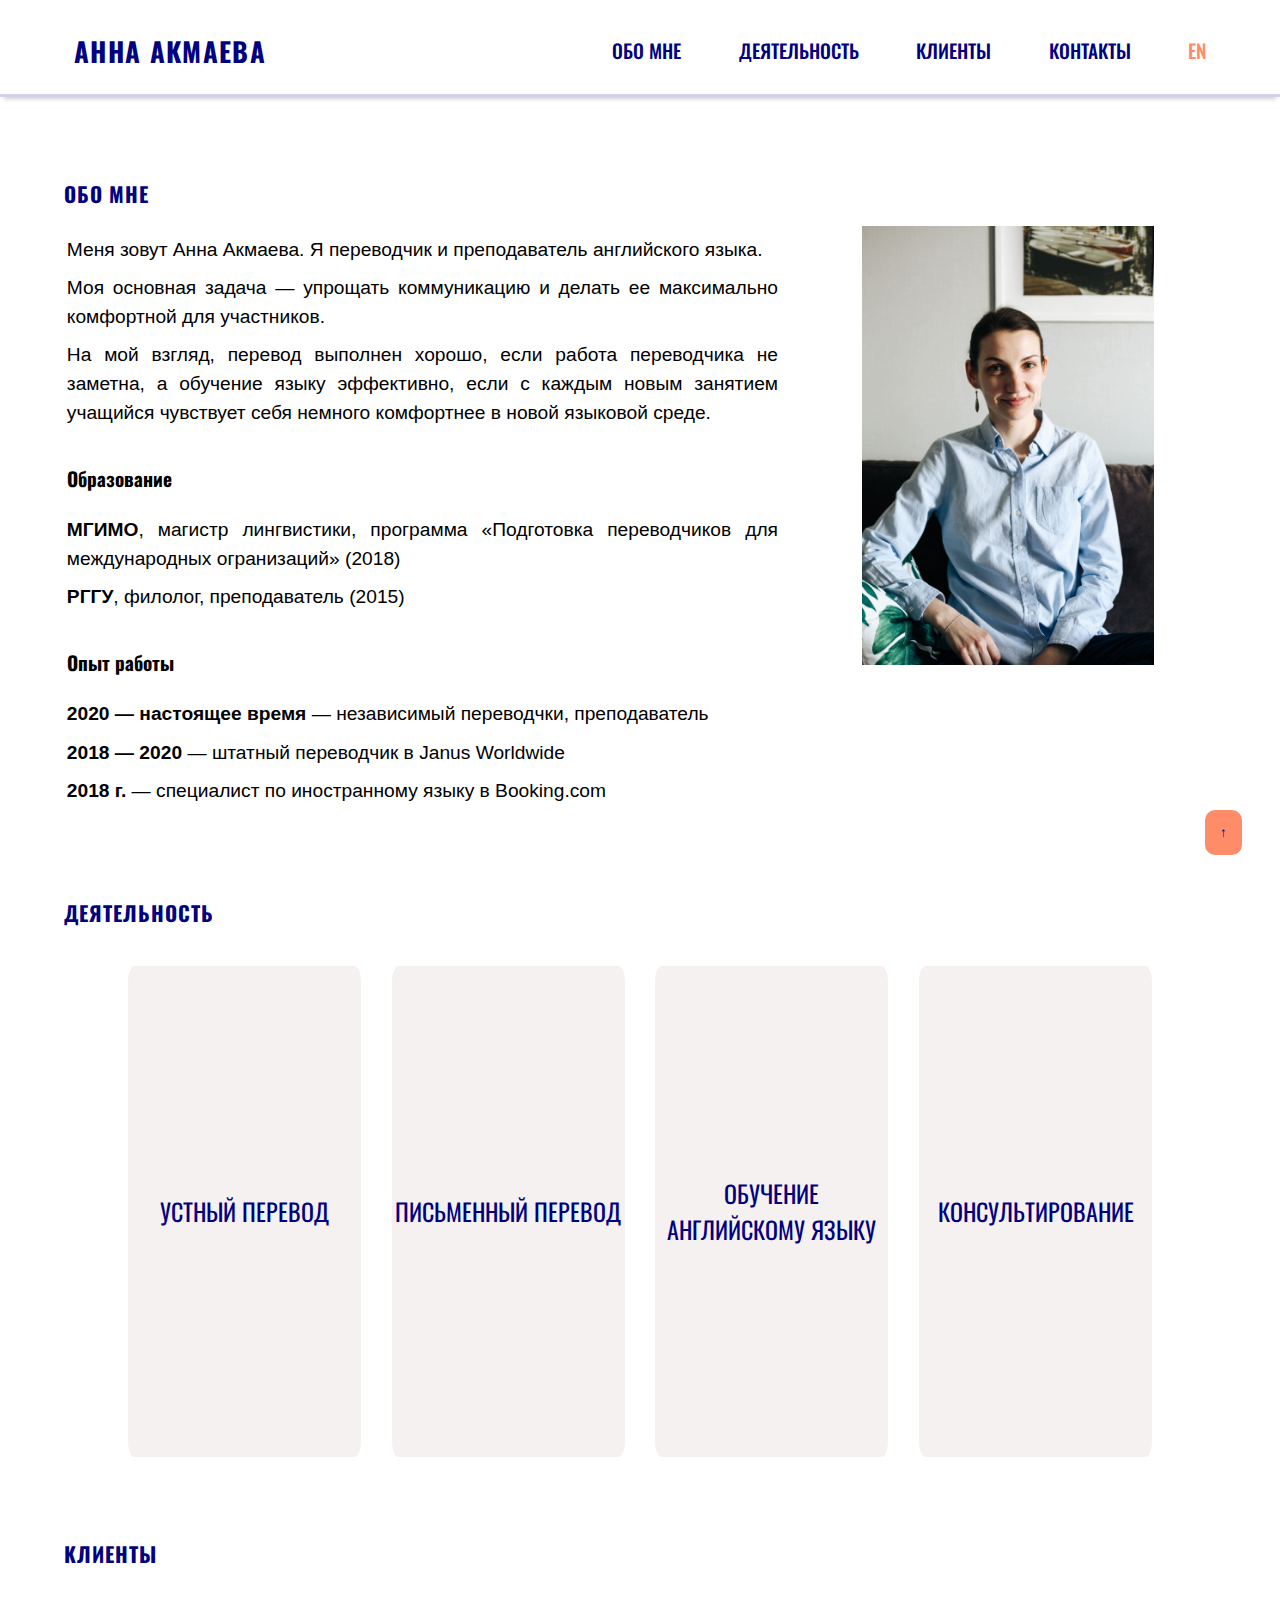
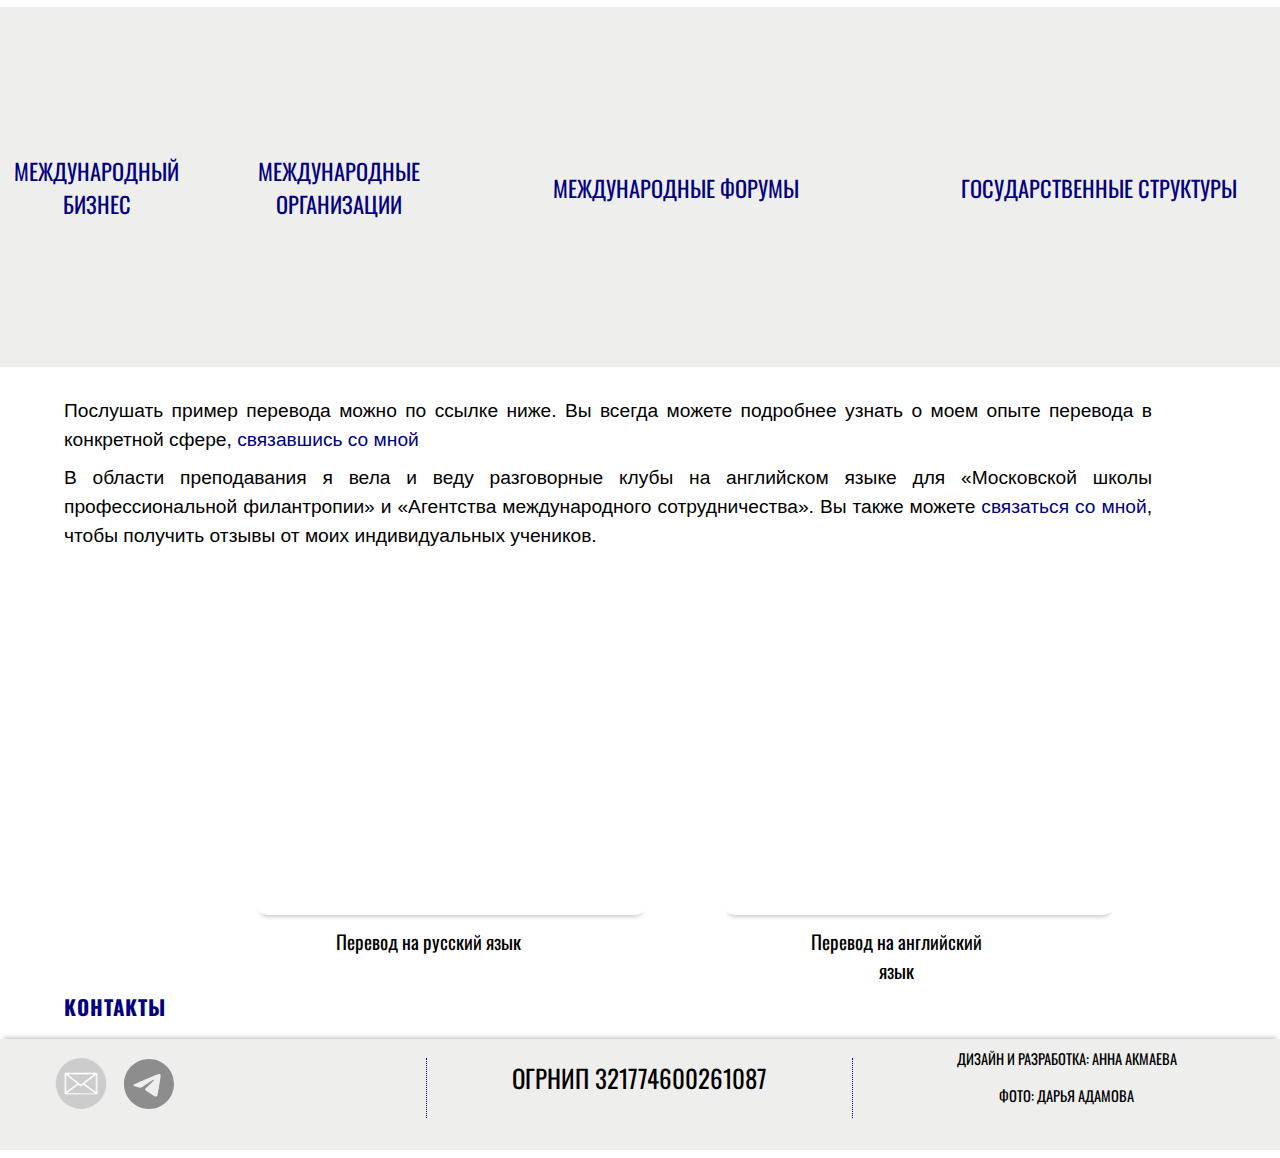
<file: index.html>
<!DOCTYPE html>
<html lang="ru">
  <head>
    <meta charset="utf-8">
    <meta name="keywords" content="переводчик английского языка, синхронный перевод, локализация сайтов, преподаватель английского языка" />
    <meta name="viewport" content="width=device-width,initial-scale=1">
    <title>Anna Akmaeva</title>
      <link rel="stylesheet" href="mystyle.css">
      <link rel="preconnect" href="https://fonts.googleapis.com">
      <link rel="preconnect" href="https://fonts.gstatic.com" crossorigin>
      <link href="https://fonts.googleapis.com/css2?family=Oswald:wght@300&display=swap" rel="stylesheet">
      <link href="https://cdnjs.cloudflare.com/ajax/libs/animate.css/4.1.1/animate.min.css" rel="stylesheet">
  </head>
  <body>
  <header>
        <nav class="topnav">
      <a href=#About><h1>Анна Акмаева</h1></a>
        <div class="burger-menu">
        <a href="#" class="burger-menu__button">
          <span class="burger-menu__lines"></span>
        </a>
          <div class="burger-menu__nav">
            <a class="menu__item link burger-menu__link" href="#About">Обо мне</a>
            <a href="#competences" class="menu__item link burger-menu__link">Деятельность</a>
            <a href="#customers" class="menu__item link burger-menu__link">Клиенты</a>
            <a href="#contact" class="menu__item link burger-menu__link">Контакты</a>
            <a id="lang" href="Eng.html" class="menu__item burger-menu__link">EN</a>
          </div>
          <div class="burger-menu__overlay"></div>
          </div>
      </div>
    </nav>
  </header>

  <section class="about">
    <h2 class="me" id="About" >Обо мне </h2>
    <div class="about_wrapper">
      <div class="about_text">
      <p>Меня зовут Анна Акмаева. Я переводчик и преподаватель английского языка.
      </p>
      <p>Моя основная задача — упрощать коммуникацию и делать ее максимально комфортной для учаcтников.
      </p>
      <p>На мой взгляд, перевод выполнен хорошо, если работа переводчика не заметна, а обучение языку эффективно, если с каждым новым занятием учащийся чувствует себя немного комфортнее в новой языковой среде.
      </p>
    <h3>Образование</h3>
      <p><b>МГИМО</b>, магистр лингвистики, программа «Подготовка переводчиков для международных огранизаций» (2018)</p>
      <p><b>РГГУ</b>, филолог, преподаватель (2015)</p>
    <h3>Опыт работы</h3>
      <p><b>2020 — настоящее время</b> — независимый переводчки, преподаватель</p>
      <p><b>2018 — 2020</b> — штатный переводчик в Janus Worldwide</p>
      <p><b>2018 г.</b> — специалист по иностранному языку в Booking.com</p>
      </div>
    <div class="image">
      <img src="1.jpg" width="70%">
    </div>
  </div>
</section>
<section id="competences">
  <h2 class="competences">Деятельность</h2>
    <div class="row_1">
      <div class="cell interpreting">
        <h3>Устный перевод</h3>
          <p class="comp_1">Синхронный и последовательный. Вид перевода зависит от формата мероприятия. Я помогу определиться
      с видом перевода. <a href="#contact">Свяжитесь со мной</a>, чтобы обсудить детали.</p>
      </div>
      <div class="cell written">
        <h3>Письменный перевод и локализация</h3>
           <p class="comp_2">Переведу и/или отредактирую документы, презентацию, резюме и другие письменные материалы. Сделаю локализацию для вашего цифрового продукта.</p>
      </div>
      <div class="cell teaching">
        <h3>Преподавание английского языка</h3>
        <p class="comp_3">Провожу индивидуальные игрупповые занятия по английскому языку со взрослыми, веду разговорные клубы.
          Помогаю преодолевать языковой барьер и обучаю инструментам изучения иностранного языка</p>
      </div>
      <div class="cell consulting">
          <h3>Консультирование</h3>
          <p class="comp_4">Помогаю подготовиться к переговорам, собеседованию или другим мероприятиям на английском языке.
            Подскажу, какую стратегию изучеия иностранного языка выбрать в заисимости от ваших целей.</p>
      </div>
    </div>
  </section>
<section id="customers">
  <h2>Клиенты</h2>
    <div class="row_2">
      <div class="cell_2 clients_1">
        <ul>
          <li>Shell</li>
          <li>McDonald's</li>
          <li>МШУ Сколково</li>
          <li>X5</li>
          <li>Cisco</li>
          <li>Microsoft</li>
        </ul>
    </div>

      <div class="cell_2 clients_2">
          <ul>

            <li>ЮНКТАД</li>
            <li>ЕЭК</li>
            <li>ВОИС</li>
            <li>ФИФА</li>
            <li>УЕФА</li>
            <li>Интерспутник</li>
          </ul>
      </div>
      <div class="cell_2 clients_3">
          <ul>

            <li>Открытые инновации</li>
            <li>WorldSkills</li>
            <li>Всемирный молодежный форум</li>
            <li>Форум банка России</li>
          </ul>
      </div>

      <div class="cell_2 clients_4">
          <ul>

            <li>ФТС России</li>
            <li>Олимпийский комитет России</li>
            <li>Счётная палата</li>
            <li>Россети и др.</li>
          </ul>
      </div>
          </div>

    <!--<p class="customers">Мои основные клиенты по <b>переводу</b> — это международные огранизации (<b>ЮНКТАД, ЕЭК, ВОИС, Интерспутник</b>), государственные учреждения (<b>ФТС, Олимпийский комитет России, Россети</b>) и частные компании (<b>Shell, McDonald's, МШУ Сколково, X5, Cisco, Microsoft</b>) и др.
      Помимо этого я работала на крупных международных форумах («Открытые инновации»), для WorldSkills, ФИФА и УЕФА..</p>-->
      <p> Послушать пример перевода можно по ссылке ниже.
        Вы всегда можете подробнее узнать о моем опыте перевода в конкретной сфере, <a href="#contact">связавшись со мной</a></p>
      <p>В области преподавания я вела и веду разговорные клубы на английском языке для «Московской школы профессиональной филантропии» и «Агентства международного сотрудничества».
      Вы также можете <a href="contact">связаться со мной</a>, чтобы получить отзывы от моих индивидуальных учеников.
      </p>
    <div class="videos">
      <div class="video">
        <iframe src="https://www.youtube.com/embed/pe3dVNn97W4?start=143" title="Регенеративные экономики для регенеративных культур — Дэниел Кристиан Валь | Euroskills 2023" frameborder="0" allow="accelerometer; autoplay; clipboard-write; encrypted-media; gyroscope; picture-in-picture; web-share" allowfullscreen></iframe>
          <p>Перевод на русский язык</p>
      </div>
      <div class="video">
       <iframe src="https://www.youtube.com/embed/g6gB_rjHGnA?start=37" title="Space Café WebTalk -  REGIONAL Russia 04 - 4. February  2022 English Version" frameborder="0" allow="accelerometer; autoplay; clipboard-write; encrypted-media; gyroscope; picture-in-picture; web-share" allowfullscreen></iframe>
          <p>Перевод на английский язык</p>
      </div>
  </div>
  </section>
<section id="contact">
  <h2 class="contacts">Контакты</h2>
<footer>
  <div class="footer_wrapper">
    <ul class="contacts_ul grid-item">
      <li class="Contacts_mail"><a href="#" class="mail"><img src="mail icon.png"  id="mail"></li>
      <li class="Contacts_telegram"><a href="https://t.me/neakmaeva" class="tele"><img src="tg.svg"  id="tele">
      </a></li>
    </ul>
    <ul class="legal_number grid-item">
      <li>ОГРНИП 321774600261087</li></ul>
    <ul class="development_details grid-item">
      <li>Дизайн и разработка: Анна Акмаева</li>
      <li>Фото: Дарья Адамова</li>
    </ul>
  </div>


</footer>
</section>

 <!-- кнопка прокрутки наверх -->
<button id="backToTop" title="Вернуться наверх"><b>↑</b></button>

<script src="https://code.jquery.com/jquery-3.3.1.min.js"></script>
<script src="Script_burger.js"></script>
<script src="Script_back_arrow.js"></script>
<script src="Script_competences_mobile.js"></script>
<script src="Script_clients_mobile.js"></script>


</body>
</html>
</file>
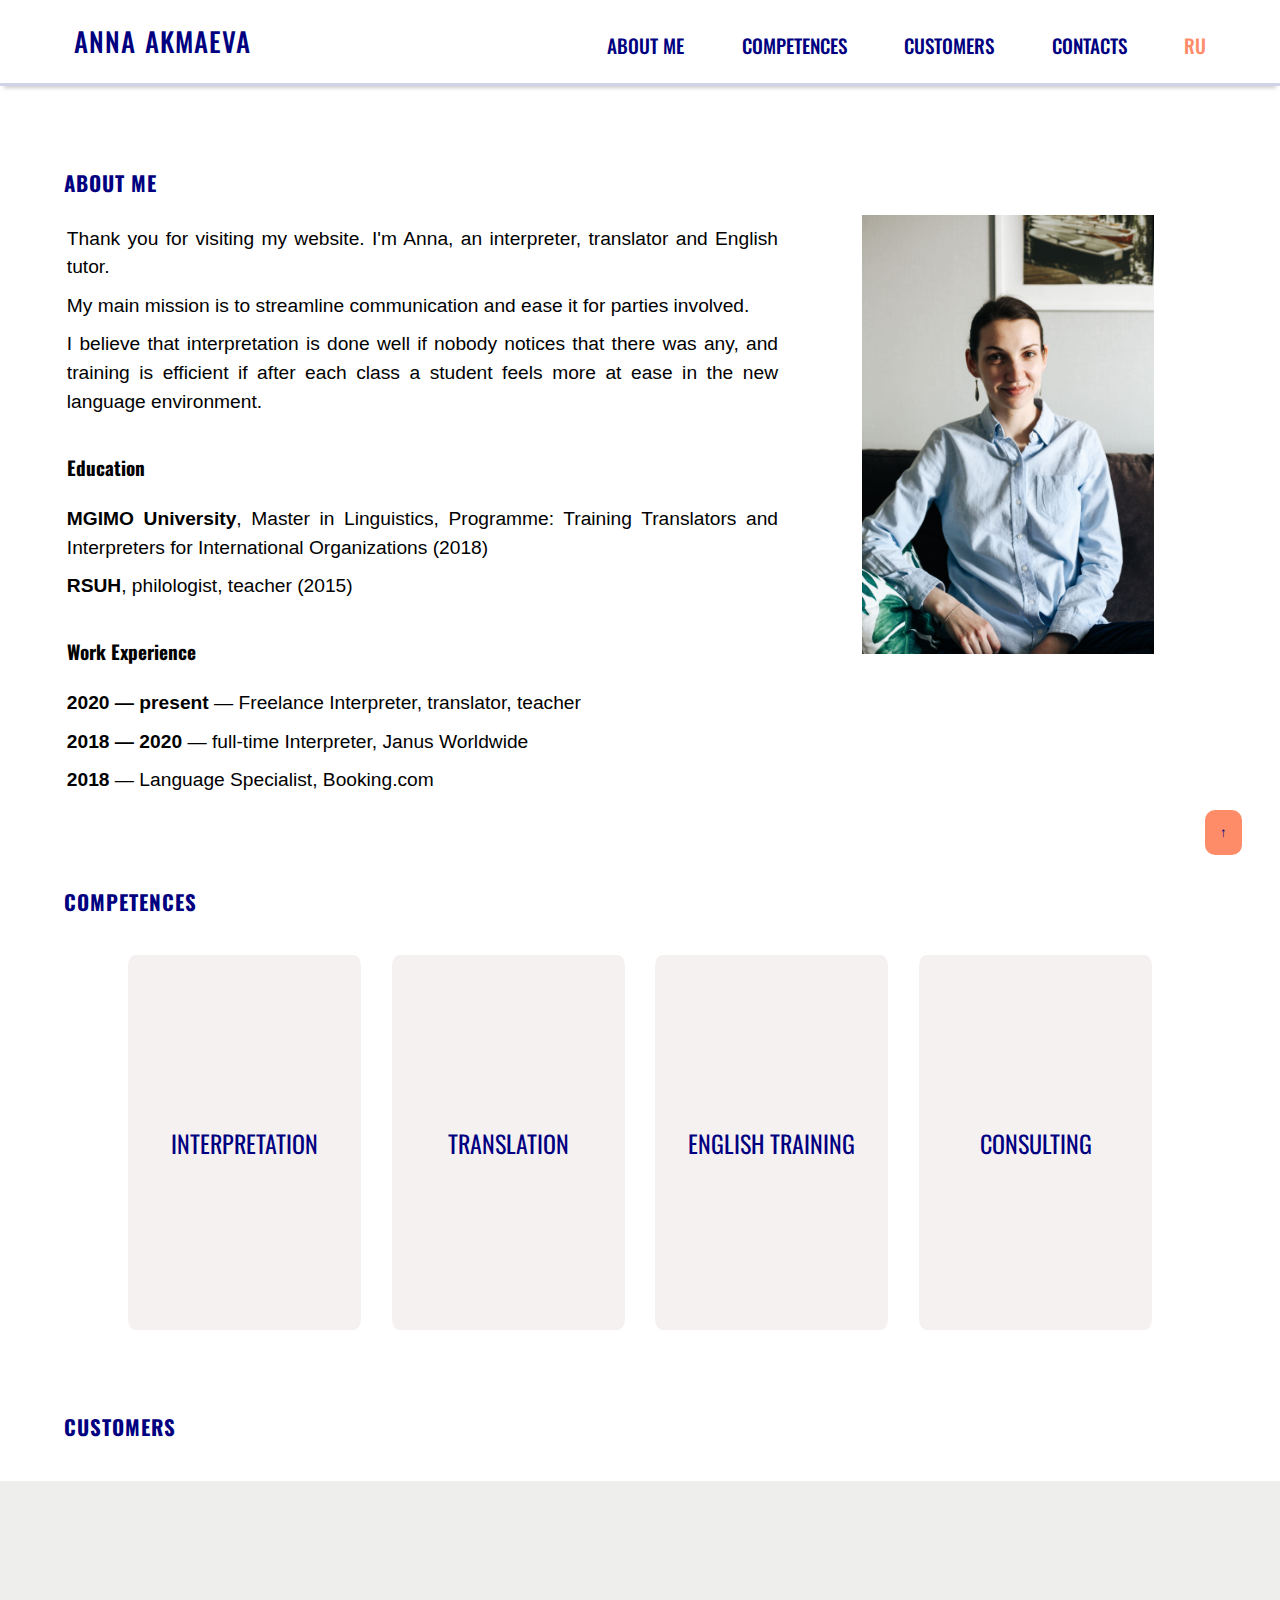
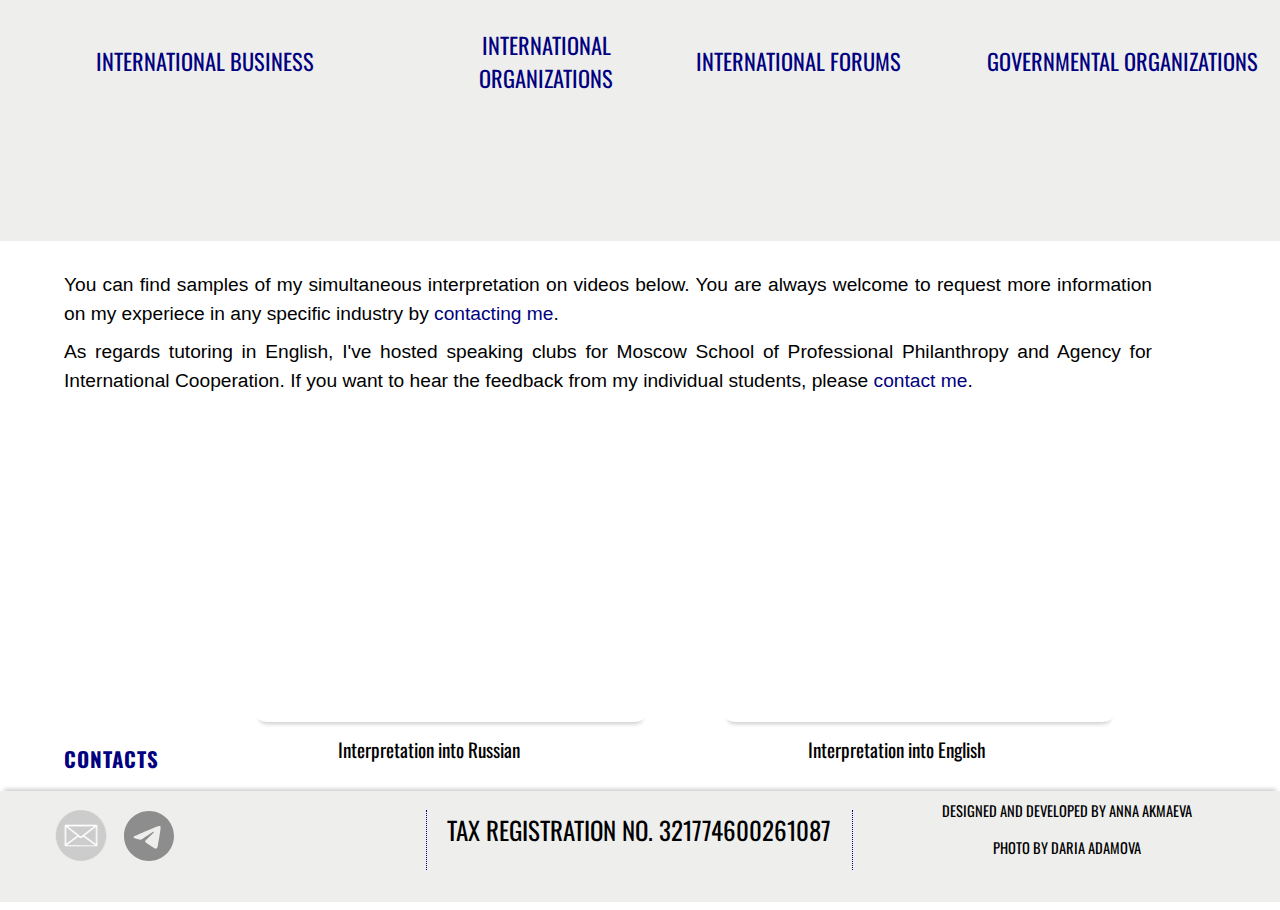
<file: Eng.html>
<!DOCTYPE html>
<html lang="en">
  <head>
    <meta charset="utf-8">
    <meta name="keywords" content="Russian Interpreter, simultaneous interpretation, website localization, English teacher" />
    <meta name="viewport" content="width=device-width,initial-scale=1">
    <title>Anna Akmaeva</title>
      <link rel="stylesheet" href="mystyle.css">
      <link rel="preconnect" href="https://fonts.googleapis.com">
      <link rel="preconnect" href="https://fonts.gstatic.com" crossorigin>
      <link href="https://fonts.googleapis.com/css2?family=Oswald:wght@300&display=swap" rel="stylesheet">

    </head>
    <body>
    <header>
      <nav class="topnav">
        <h1><a href=#About>Anna Akmaeva</a></h1>
        <div class="burger-menu">
          <a href="#" class="burger-menu__button">
            <span class="burger-menu__lines"></span>
            </a>
        <div class="burger-menu__nav ">
          <a class="menu__item link burger-menu__link" href="#About">About me</a>
          <a href="#competences" class="hover menu__item link burger-menu__link" class="active">Competences</a>
          <a href="#customers" class="hover menu__item link burger-menu__link">Customers</a>
          <a href="#contact" class="hover menu__item link burger-menu__link">Contacts</a>
          <a id="lang" href="index.html" class="menu__item burger-menu__link">RU</a>
        </div>
        <div class="burger-menu__overlay"></div>
        </div>
      </nav>
    </header>


    <section class="about">
      <h2 class="me" id="About">About me </h2>
      <div class="about_wrapper">
        <div class="about_text">
        <p>Thank you for visiting my website. I'm Anna, an interpreter, translator and English tutor.
        </p>
        <p>My main mission is to streamline communication and ease it for parties involved.
        </p>
        <p>I believe that interpretation is done well if nobody notices that there was any, and training is efficient if after each class a student feels more at ease in the new language environment.
        </p>
      <h3>Education</h3>
        <p><b>MGIMO University</b>, Master in Linguistics, Programme: Training Translators and Interpreters for International Organizations (2018)</p>
        <p><b>RSUH</b>, philologist, teacher (2015)</p>
      <h3>Work Experience</h3>
        <p><b>2020 — present</b> — Freelance Interpreter, translator, teacher</p>
        <p><b>2018 — 2020</b> — full-time Interpreter, Janus Worldwide</p>
        <p><b>2018</b> — Language Specialist, Booking.com</p>
      </div>

      <div class="image">
        <img src="1.jpg" width="70%">
      </div>
    </div>
</section>
<section id="competences">
  <h2 class="competences">Competences</h2>
<div class="row_1">
  <div class="cell interpreting_en">
    <h3>Interpretation</h3>
      <p class="comp_1">Simultaneous and consequtive. The format depends on the event you organize. I will help to identify which one fits best based on your requirements. <a href="#contact">Contact me</a> to discuss your case. <a href="#contact" class="link"></a></p>
  </div>
  <div class="cell written_en">
    <h3>Translation and Localization</h3>
       <p class="comp_2">I will help you to translate and/or edit documents, slides, CVs and other papers. I can also localize your digital product into Russian.</p>
  </div>
  <div class="cell teaching_en">
  <h3>English Training</h3>
    <p class="comp_3">Individual or group classes in English for adults and speaking clubs.
      I help to overcome language barrier and give tools to learn a foreign language efficiently.</p>
  </div>
    <div class="cell consulting_en">
      <h3>Consulting</h3>
      <p class="comp_4">I can help you to get ready for negotiations, interviews or any other events in English and assist in building learning strategy based on your goals.</p>
  </div>
</div>
</section>
<section id="customers">
  <h2>Customers</h2>
  <div class="row_2">
    <div class="cell_2 clients_1_en">
      <ul>
        <li>Shell</li>
        <li>McDonald's</li>
        <li>Skolkovo Moscow School of Management</li>
        <li>X5</li>
        <li>Cisco</li>
        <li>Microsoft</li>
      </ul>
  </div>
    <div class="cell_2 clients_2_en">
        <ul>

          <li>UNCTAD</li>
          <li>EEC</li>
          <li>WIPO</li>
          <li>FIFA</li>
          <li>UEFA</li>
          <li>Intersputnik</li>
        </ul>
    </div>
    <div class="cell_2 clients_3_en">
        <ul>

          <li>Open Innovations</li>
          <li>WorldSkills</li>
          <li>World Youth Forum</li>
          <li>Bank of Russia Forum</li>
        </ul>
    </div>

    <div class="cell_2 clients_4_en">
        <ul>

          <li>Federal Customs Service</li>
          <li>National Olympic Committee</li>
          <li>Accounting Chamber of Russia</li>
          <li>Rosseti</li>
        </ul>
    </div>
        </div>
    <p class="customers"> You can find samples of my simultaneous interpretation on videos below.
      You are always welcome to request more information on my experiece in any specific industry by <a href="#contact">contacting me</a>.</p>
    <p>As regards tutoring in English, I've hosted speaking clubs for Moscow School of Professional Philanthropy and Agency for International Cooperation.
      If you want to hear the feedback from my individual students, please <a href="contact">contact me</a>.
      </p>
<div class="videos">
  <div class="video">
    <iframe src="https://www.youtube.com/embed/pe3dVNn97W4?start=143" title="Регенеративные экономики для регенеративных культур — Дэниел Кристиан Валь | Euroskills 2023" frameborder="0" allow="accelerometer; autoplay; clipboard-write; encrypted-media; gyroscope; picture-in-picture; web-share" allowfullscreen></iframe>
      <p>Interpretation into Russian</p>
  </div>
  <div class="video">
   <iframe src="https://www.youtube.com/embed/g6gB_rjHGnA?start=37" title="Space Café WebTalk -  REGIONAL Russia 04 - 4. February  2022 English Version" frameborder="0" allow="accelerometer; autoplay; clipboard-write; encrypted-media; gyroscope; picture-in-picture; web-share" allowfullscreen></iframe>
      <p>Interpretation into English</p>
  </div>
</div>
<section id="contact">
  <h2>Contacts</h2>
<footer>

  <div class="footer_wrapper">
    <ul class="contacts_ul grid-item">
      <li class="Contacts_mail"><a href="#" class="mail"><img src="mail icon.png" width="20%" id="mail"></li>
      <li class="Contacts_telegram"><a href="https://t.me/neakmaeva" class="tele"><img src="tg.svg" width="13%" id="tele">
      </a></li>
    </ul>
    <ul class="legal_number grid-item">
      <li>Tax registration No. 321774600261087</li></ul>
    <ul class="development_details grid-item">
      <li>Designed and developed by Anna Akmaeva</li>
      <li>Photo by Daria Adamova</li>
    </ul>
  </div>

</footer>
</section>

<button id="backToTop" title="Вернуться наверх"><b>↑</b></button>

<script src="http://code.jquery.com/jquery-3.3.1.min.js"></script>
<script src="Script_burger.js"></script>
<script src="Script_back_arrow.js"></script>
<script src="Script_competences_mobile_en.js"></script>
<script src="Script_clients_mobile_en.js"></script>

</body>
</html>
</file>
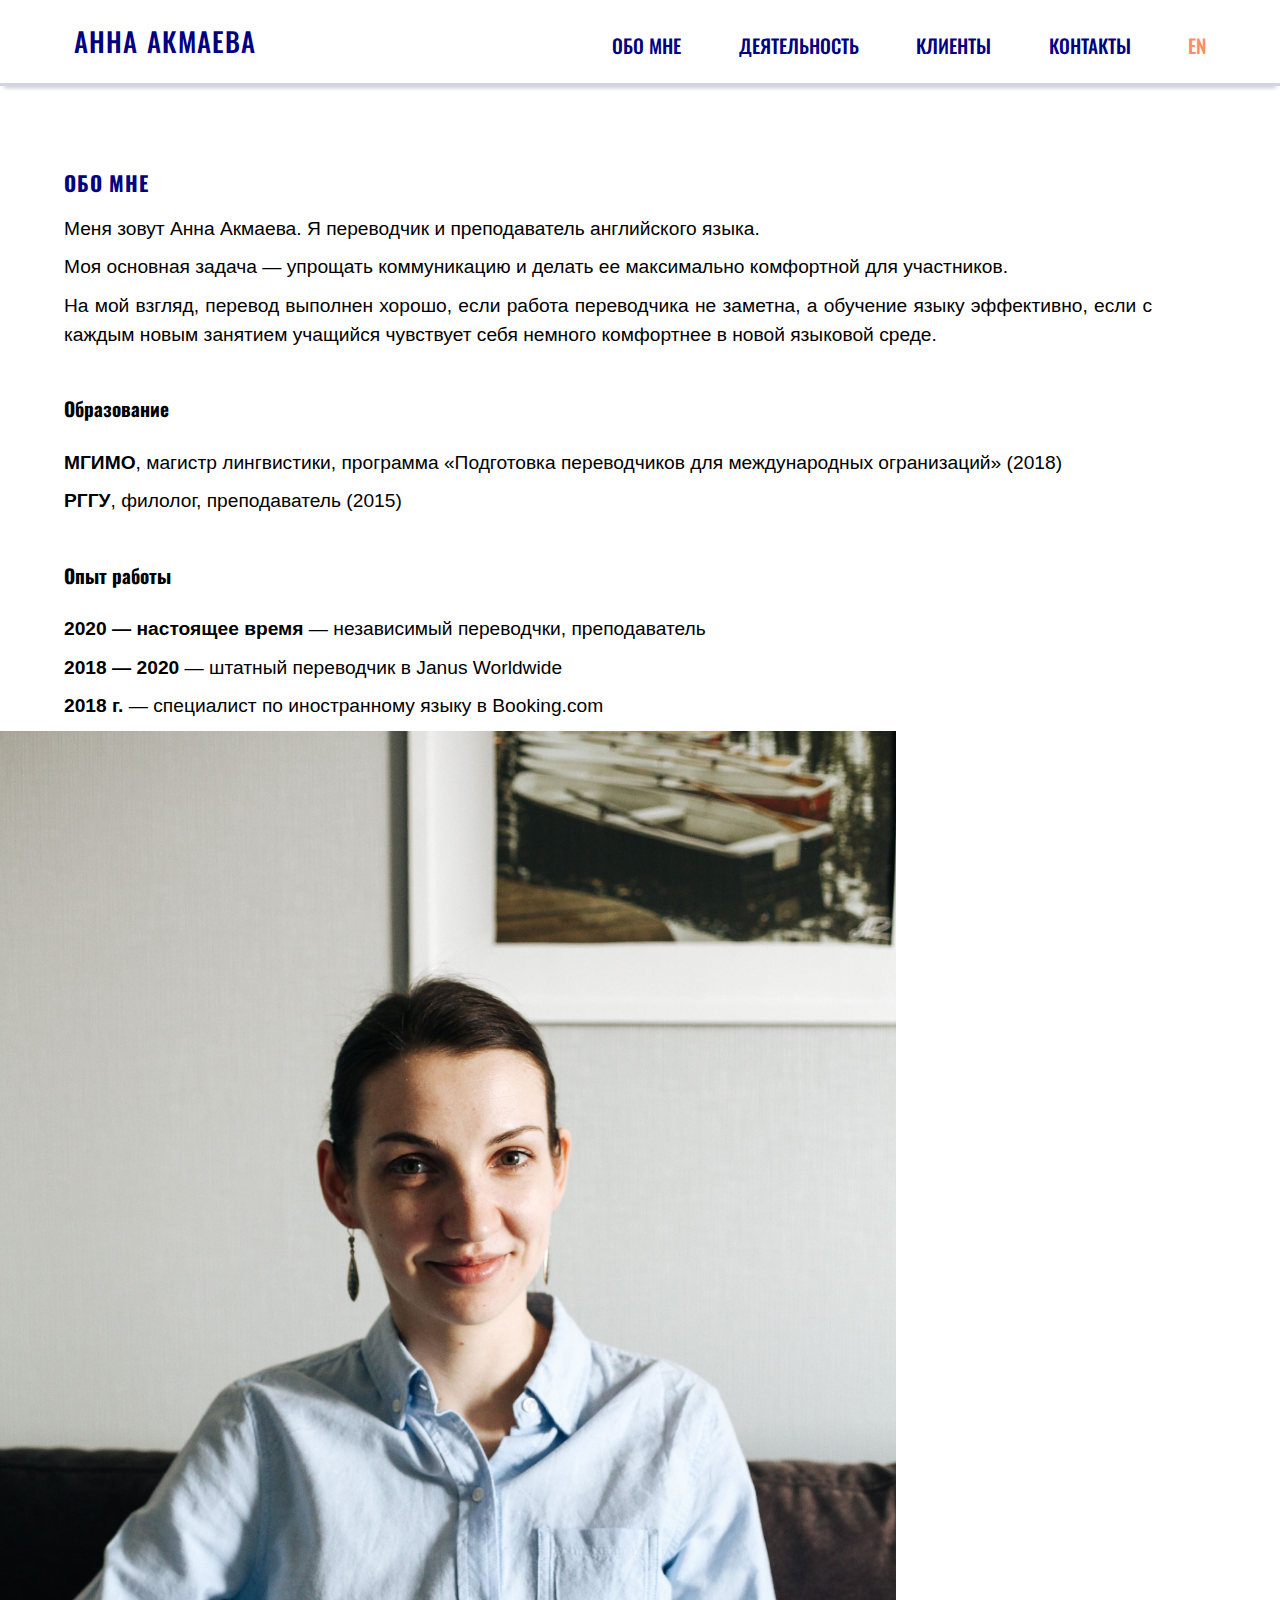
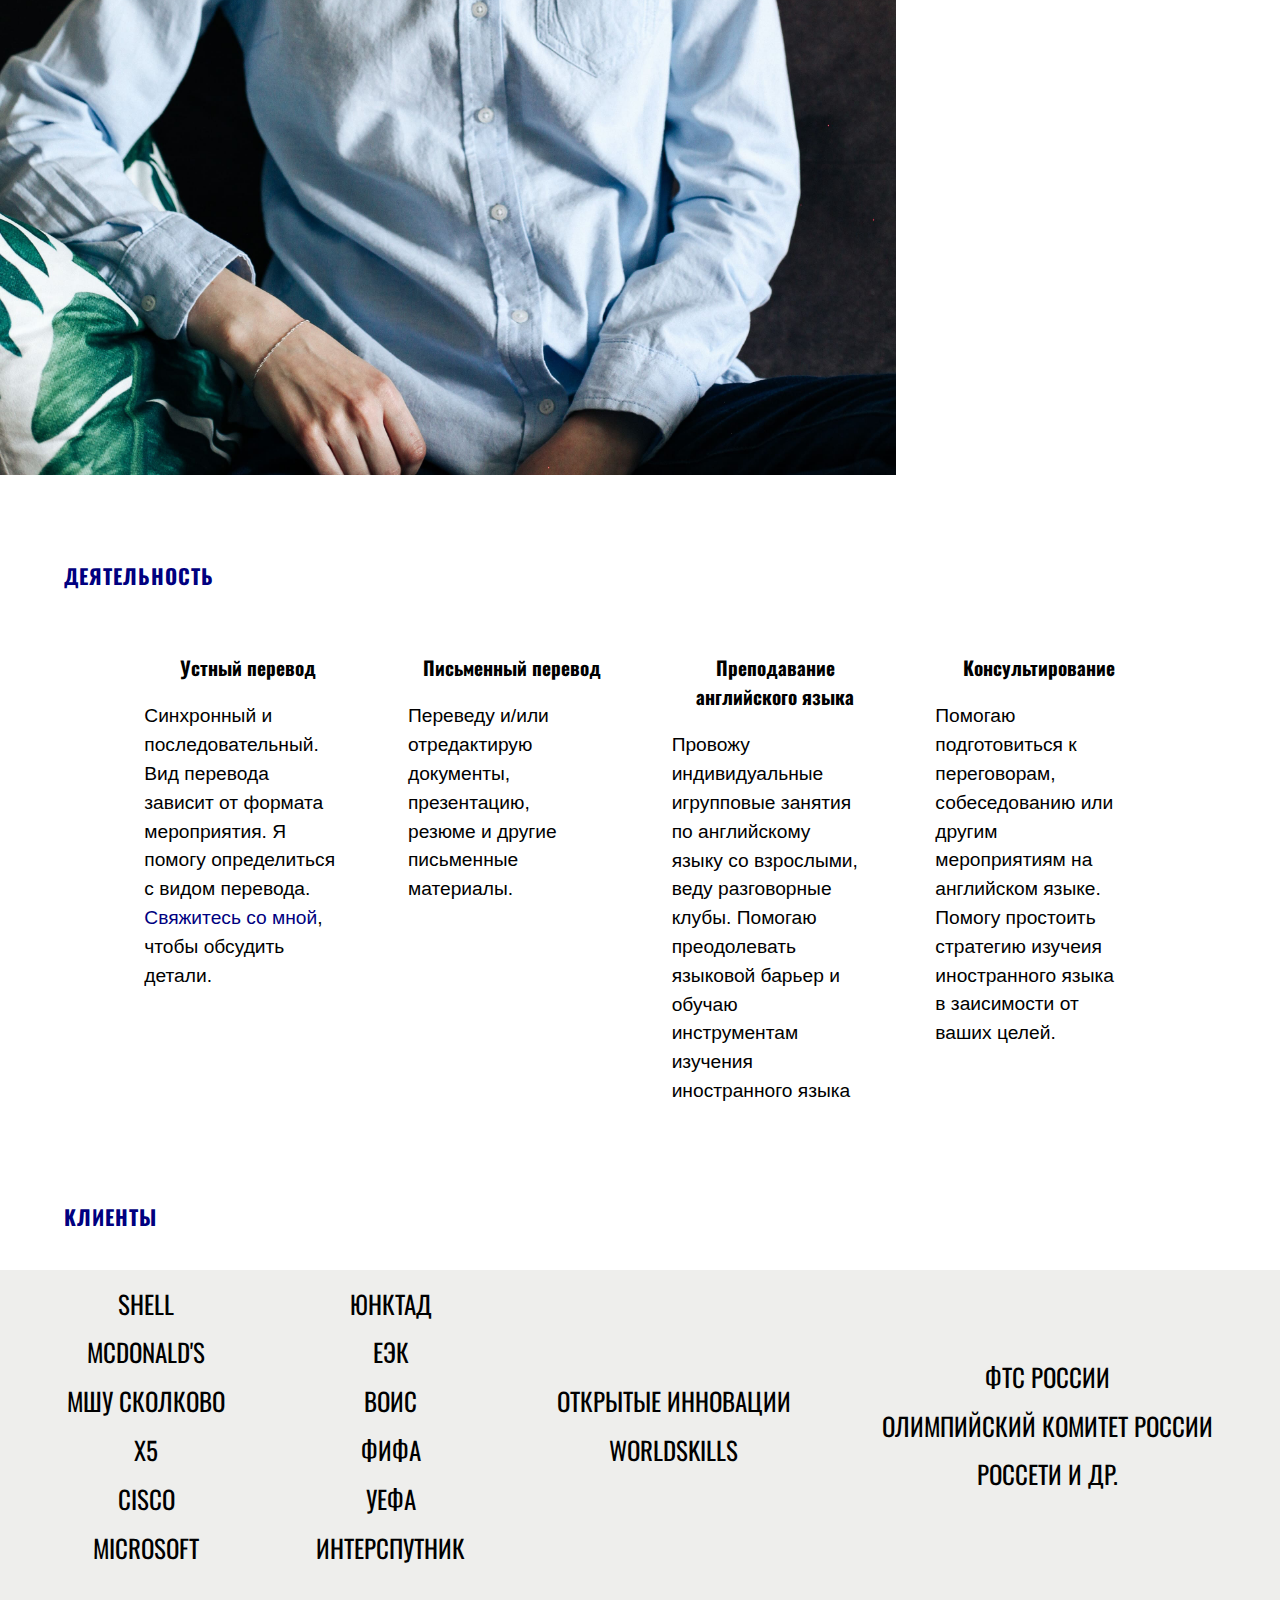
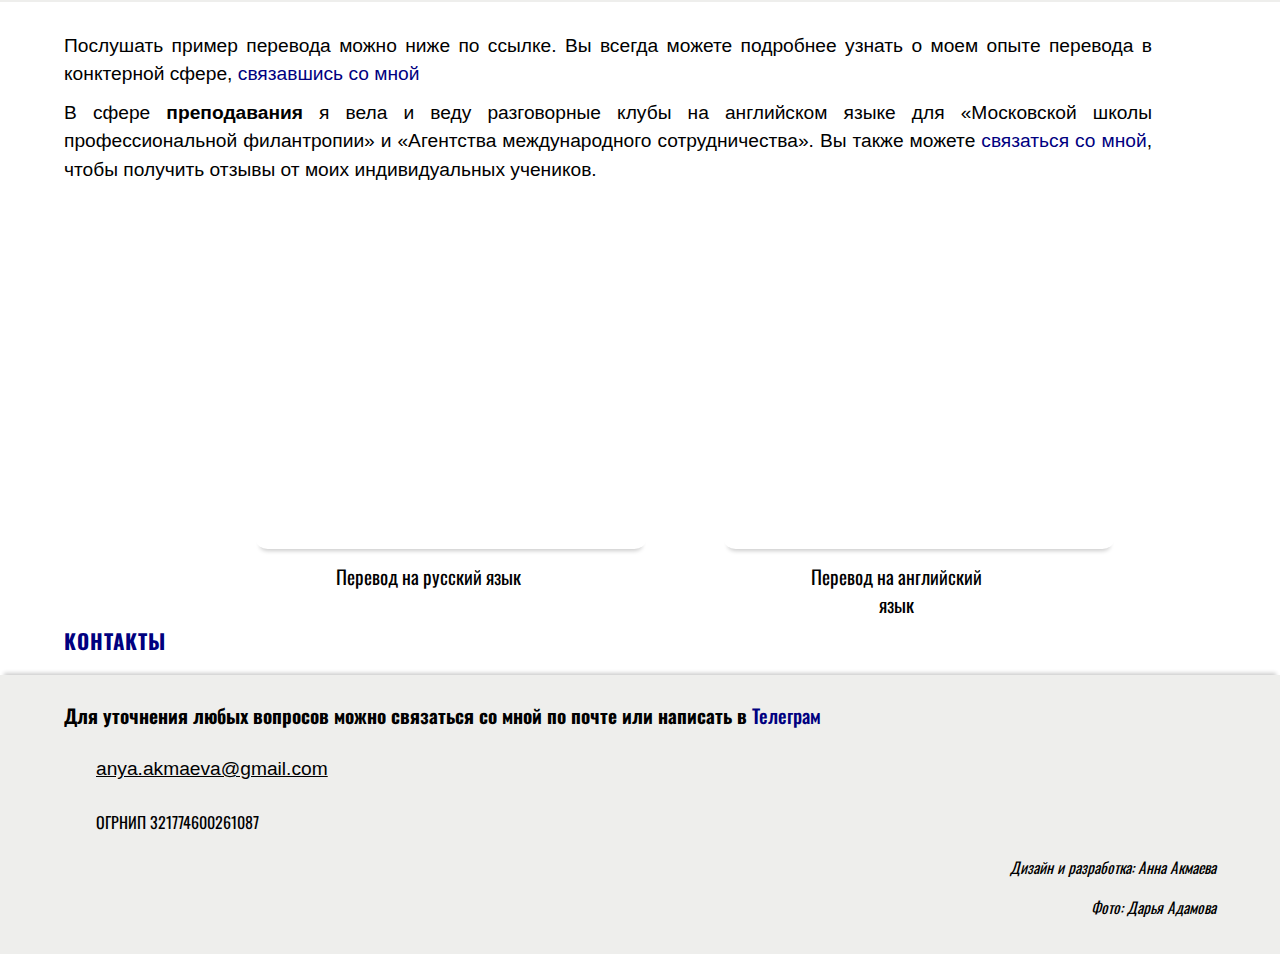
<file: HTML.html>
<!DOCTYPE html>
<html>
  <head>
    <meta name="viewport" content="width=device-width,initial-scale=1">
    <title>Anna Akmaeva</title>
      <meta name="keywords" content="синхронный перевод, последовательный перевод, переводчик английского языка, преподаватель английского языка">
      <link rel="stylesheet" href="mystyle.css">
      <link rel="preconnect" href="https://fonts.googleapis.com">
      <link rel="preconnect" href="https://fonts.gstatic.com" crossorigin>
      <link href="https://fonts.googleapis.com/css2?family=Oswald:wght@300&display=swap" rel="stylesheet">
      <link href="https://cdnjs.cloudflare.com/ajax/libs/animate.css/4.1.1/animate.min.css" rel="stylesheet">
  </head>
  <body>
  <header> 
        <nav class="topnav">
      <h1><a href=#About class="Anna" >Анна Акмаева</a></h1>
        <div class="burger-menu">
        <a href="#" class="burger-menu__button">
          <span class="burger-menu__lines"></span>
        </a>
          <div class="burger-menu__nav">
            <a class="menu__item link burger-menu__link" href="#About">Обо мне</a>   
            <a href="#competences" class="menu__item link burger-menu__link">Деятельность</a>      
            <a href="#customers" class="menu__item link burger-menu__link">Клиенты</a>
            <a href="#contact" class="menu__item link burger-menu__link">Контакты</a>
            <a id="lang" href="Eng.html" class="menu__item burger-menu__link">EN</a>
          </div>
          <div class="burger-menu__overlay"></div>
          </div>
      </div>   
    </nav>   
  </header>
  <h2 class="me" id="About" >Обо мне </h2>  
  <section class="about">  
    <div>
      <p>Меня зовут Анна Акмаева. Я переводчик и преподаватель английского языка.
      </p>
      <p>Моя основная задача — упрощать коммуникацию и делать ее максимально комфортной для учаcтников.
      </p>
      <p>На мой взгляд, перевод выполнен хорошо, если работа переводчика не заметна, а обучение языку эффективно, если с каждым новым занятием учащийся чувствует себя немного комфортнее в новой языковой среде.
      </p>
    <h3>Образование</h3>
      <p><b>МГИМО</b>, магистр лингвистики, программа «Подготовка переводчиков для международных огранизаций» (2018)</p>
      <p><b>РГГУ</b>, филолог, преподаватель (2015)</p>
    <h3>Опыт работы</h3>
      <p><b>2020 — настоящее время</b> — независимый переводчки, преподаватель</p>
      <p><b>2018 — 2020</b> — штатный переводчик в Janus Worldwide</p>
      <p><b>2018 г.</b> — специалист по иностранному языку в Booking.com</p>
    </div>
    <div class="image">
      <img src="1.jpg" width="70%">
    </div>
</section>
<section id="competences">
  <h2 class="competences">Деятельность</h2>
    <div class="row_1">
      <div class="cell">
        <h3>Устный перевод</h3>
          <p class="comp_1">Синхронный и последовательный. Вид перевода зависит от формата мероприятия. Я помогу определиться
      с видом перевода. <a href="#contact">Свяжитесь со мной</a>, чтобы обсудить детали.</p>
      </div>
      <div class="cell">
        <h3>Письменный перевод</h3>
           <p class="comp_2">Переведу и/или отредактирую документы, презентацию, резюме и другие письменные материалы.</p>
      </div>
      <div class="cell">
        <h3>Преподавание английского языка</h3>
        <p class="comp_3">Провожу индивидуальные игрупповые занятия по английскому языку со взрослыми, веду разговорные клубы.
          Помогаю преодолевать языковой барьер и обучаю инструментам изучения иностранного языка</p>
      </div>
      <div class="cell">
          <h3>Консультирование</h3>
          <p class="comp_4">Помогаю подготовиться к переговорам, собеседованию или другим мероприятиям на английском языке.
            Помогу простоить стратегию изучеия иностранного языка в заисимости от ваших целей.</p>
      </div>
    </div>  
  </section>
<section id="customers">
  <h2>Клиенты</h2>
    <div class="row_2">
      <div class="cell_2">
        <ul>            
          <li>Shell</li>
          <li>McDonald's</li>
          <li>МШУ Сколково</li>
          <li>X5</li>
          <li>Cisco</li>
          <li>Microsoft</li>
        </ul>
    </div>
      <div class="cell_2">        
          <ul>
            
            <li>ЮНКТАД</li>
            <li>ЕЭК</li>
            <li>ВОИС</li>
            <li>ФИФА</li>
            <li>УЕФА</li>
            <li>Интерспутник</li>
          </ul>
      </div>
      <div class="cell_2">        
          <ul>
            
            <li>Открытые инновации</li>
            <li>WorldSkills</li>
          </ul>
      </div>
      
      <div class="cell_2">        
          <ul>
            
            <li>ФТС России</li>
            <li>Олимпийский комитет России</li>
            <li>Россети и др.</li>
          </ul>
      </div>
          </div>
    <!--<p class="customers">Мои основные клиенты по <b>переводу</b> — это международные огранизации (<b>ЮНКТАД, ЕЭК, ВОИС, Интерспутник</b>), государственные учреждения (<b>ФТС, Олимпийский комитет России, Россети</b>) и частные компании (<b>Shell, McDonald's, МШУ Сколково, X5, Cisco, Microsoft</b>) и др.
      Помимо этого я работала на крупных международных форумах («Открытые инновации»), для WorldSkills, ФИФА и УЕФА..</p>-->
      <p> Послушать пример перевода можно ниже по ссылке.
        Вы всегда можете подробнее узнать о моем опыте перевода в конктерной сфере, <a href="#contact">связавшись со мной</a></p>
      <p>В сфере <b>преподавания</b> я вела и веду разговорные клубы на английском языке для «Московской школы профессиональной филантропии» и «Агентства международного сотрудничества». 
      Вы также можете <a href="contact">связаться со мной</a>, чтобы получить отзывы от моих индивидуальных учеников.
      </p>
    <div class="videos">
      <div class="video">
        <iframe src="https://www.youtube.com/embed/pe3dVNn97W4#t=02m05s" title="Регенеративные экономики для регенеративных культур — Дэниел Кристиан Валь | Euroskills 2023" frameborder="0" allow="accelerometer; autoplay; clipboard-write; encrypted-media; gyroscope; picture-in-picture; web-share" allowfullscreen></iframe>
          <p>Перевод на русский язык</p>
      </div>
      <div class="video">
       <iframe src="https://www.youtube.com/embed/g6gB_rjHGnA#t=00m35s" title="Space Café WebTalk -  REGIONAL Russia 04 - 4. February  2022 English Version" frameborder="0" allow="accelerometer; autoplay; clipboard-write; encrypted-media; gyroscope; picture-in-picture; web-share" allowfullscreen></iframe>
          <p>Перевод на английский язык</p>
      </div>
  </div>
<section id="contact">
  <h2 class="contacts">Контакты</h2>
<footer>
  <h3>Для уточнения любых вопросов можно связаться со мной по почте или написать в <a href="https://t.me/neakmaeva">Телеграм</a></h3>
    
      <!--<a href="https://t.me/neakmaeva" class="tele"><img src="telegram.png" width="2%" id="tele">
      </a>
      -->
      <p class="email" id="underline">anya.akmaeva@gmail.com</p>
    <div class="bottom-nav">      
      <span>ОГРНИП 321774600261087</span>
        <ul>
          <li>Дизайн и разработка: Анна Акмаева</li>
          <li>Фото: Дарья Адамова</li>
        </ul>
    </div>
</footer>
</section>
<script src="http://code.jquery.com/jquery-3.3.1.min.js"></script>
<script src="Script.js"></script>
</body>
</html>
</file>
<file: mystyle.css>
html {
  scroll-behavior: smooth;
}

body {
    background-color: white;
    max-width: 1920px;
    margin-right: auto;
    margin-left: auto;

}

.topnav {
  display: grid;
  grid-template-columns: 1fr 2fr;
  width: 100%;
  border-bottom: solid rgba(0, 0, 128, 0.177);
  box-shadow: 0 6px 4px -4px rgba(0, 0, 0, .2);
  padding-top: 1%;
  padding-bottom: 1%;
  box-sizing: border-box;
  padding-left: 5%;
  padding-right: 5%;
  z-index: 10;

}

.burger-menu {
  display: flex;
  align-items: center;
}


.burger-menu__nav {
  width: 100%;
  display: flex;
  justify-content: end;


}

.topnav a {

    text-decoration: none;
    color: navy;
    font-size: 1.2em;
    text-transform: uppercase;
    font-family: Oswald;
    font-weight: 500;
    padding: 10px;
    box-sizing: border-box;


}

.burger-menu__nav a {
  margin-left: 5%;

}

h1 {
    margin: 0;
    font-size: 1.4em;
    color: navy;
    text-transform: uppercase;
    font-family: oswald;
    letter-spacing: 0.05em;
    font-weight: bold;

}


h2 {
    font-size: 1.3em;
    color: navy;
    text-transform: uppercase;
    padding-left: 5%;
    padding-top: 5%;
    font-family: oswald;
    letter-spacing: 0.05em;
}


h3 {
    padding-bottom: 0.5%;
    padding-top: 2%;
    padding-left: 5%;
    font-family: oswald;
    padding-right: 2%;
    font-size: 1.2em;

}


.link:hover {
    background-color: #ff8c69;
    color: navy;
    border-radius: 1%;
}



P {

    padding-left: 5%;
    padding-right: 10%;
    font-size: 1.2em;
    text-align: justify;
    line-height: 1.5em;
    margin-top: 0.5em;
    margin-bottom: 0.5em;
    font-family: 'Segoe UI', Tahoma, Geneva, Verdana, sans-serif;
}



.competences p {


   text-align: center;
   line-height: 1.5em;
   font-size: 1em;


}

.cell {

  position: relative;
  border-radius: 3%;


}

.cell_2 {

  display: flex;
  justify-content: center;
  align-items: center;
  flex-direction: column;
  position: relative;
}

li {

    font-family: oswald;
    text-transform: uppercase;
    font-size: 1.3em;
    margin-bottom: 20px;
    padding-right: 20px;
    padding-left: 20px;
    box-sizing: border-box;

}

.clients_1::before {
  background: #eeeeec;
  position: absolute;
  top: 0;
  left: 0;
  content: "Международный бизнес";
  text-transform: uppercase;
  width: 100%;
  height: 100%;
  font-family: 'oswald';
  font-size: 1.4em;
  font-weight: 400;
  text-align: center;
  color: navy;
  display: flex;
  justify-content: center;
  align-items: center;

}



.clients_2::before {

  background: #eeeeec;
  position: absolute;
  top: 0;
  left: 0;
  content: "Международные организации";
  text-transform: uppercase;
  width: 100%;
  height: 100%;
  font-family: 'oswald';
  font-size: 1.4em;
  font-weight: 400;
  text-align: center;
  color: navy;
  display: flex;
  justify-content: center;
  align-items: center;

}


.clients_3::before {

  background: #eeeeec;
  position: absolute;
  top: 0;
  left: 0;
  content: "Международные форумы";
  text-transform: uppercase;
  width: 100%;
  height: 100%;
  font-family: 'oswald';
  font-size: 1.4em;
  font-weight: 400;
  text-align: center;
  color: navy;
  display: flex;
  justify-content: center;
  align-items: center;


}


.clients_4::before {

  background: #eeeeec;
  position: absolute;
  top: 0;
  left: 0;
  content: "Государственные структуры";
  text-transform: uppercase;
  width: 100%;
  height: 100%;
  font-family: 'oswald';
  font-size: 1.4em;
  font-weight: 400;
  text-align: center;
  color: navy;
  display: flex;
  justify-content: center;
  align-items: center;


}


.clients_1_en::before {
  background: #eeeeec;
  position: absolute;
  top: 0;
  left: 0;
  content: "International Business";
  text-transform: uppercase;
  width: 100%;
  height: 100%;
  font-family: 'oswald';
  font-size: 1.4em;
  font-weight: 400;
  text-align: center;
  color: navy;
  display: flex;
  justify-content: center;
  align-items: center;

}



.clients_2_en::before {

  background: #eeeeec;
  position: absolute;
  top: 0;
  left: 0;
  content: "International Organizations";
  text-transform: uppercase;
  width: 100%;
  height: 100%;
  font-family: 'oswald';
  font-size: 1.4em;
  font-weight: 400;
  text-align: center;
  color: navy;
  display: flex;
  justify-content: center;
  align-items: center;

}



.clients_3_en::before {

  background: #eeeeec;
  position: absolute;
  top: 0;
  left: 0;
  content: "International Forums";
  text-transform: uppercase;
  width: 100%;
  height: 100%;
  font-family: 'oswald';
  font-size: 1.4em;
  font-weight: 400;
  text-align: center;
  color: navy;
  display: flex;
  justify-content: center;
  align-items: center;


}



.clients_4_en::before {

  background: #eeeeec;
  position: absolute;
  top: 0;
  left: 0;
  content: "Governmental organizations";
  text-transform: uppercase;
  width: 100%;
  height: 100%;
  font-family: 'oswald';
  font-size: 1.4em;
  font-weight: 400;
  text-align: center;
  color: navy;
  display: flex;
  justify-content: center;
  align-items: center;


}


.row_1 {

    display: grid;
    grid-template-columns: 1fr 1fr 1fr 1fr;
    width: 80%;
    margin-left: auto;
    margin-right: auto;
    text-align: center;
    column-gap: 3%;
    margin-top: 3%;


}

.row_2 {
    width: 100%;
    text-align: center;
    column-gap: 4%;
    margin-top: 3%;
    background-color: #eeeeec;
    display: flex;
    justify-content: center;
    margin-bottom: 30px;
    align-items: center;

}



ul {
    list-style-type: none;
    font-size: 1.2em;
    text-align: left;
    padding: 0;
    line-height: 1.5em;
    text-align: center;
    max-width: 1920px;




    /*box-shadow: 0px 5px 10px 2px rgba(34, 60, 80, 0.2);*/



}

.cell h4 {
  font-family: oswald;
  text-transform: none;
}



.cell p  {

    font-size: 1.2em;
    text-align: left;
    padding-left: 7%;
    padding-bottom: 1%;
    margin-bottom: 5%;
    text-indent: 0;


}


.customers p {

    line-height: 1.35px;


}

a {
    text-decoration: none;
    color: navy;
    font-weight: 500;


}

a:hover {
    color: #ff8c69;;
}

.videos {
    display: flex;
    justify-content: space-between;
    margin-top: 5%;
    padding-left: 20%;
    padding-right: 20%;

}



iframe {
    height: 130%;
    width: 130%;
    border-radius: 3%;
    box-shadow: 0 6px 4px -4px rgba(0, 0, 0, .2);

}

#lang {
    color: #ff8c69;

}

#lang:hover {
    color: navy;

}


.competences h3 {
    text-transform: uppercase;
    margin-top: 10px;

}



h4 {
    text-transform: uppercase;
    color: navy;
    font-family: oswald;

}

#first {
    text-align: center;
    padding: 3%;
    line-height: 1.5em;
}

.videos p {

    text-align: center;
    font-family: oswald;
    margin-left: 20%;
}

.email {
    text-indent: 0%;
    padding-left: 7.5%;


}

.contacts  {

  padding-top: 10%;

}


footer {
    padding-bottom: 1%;
    /*background-color: rgba(0, 0, 128, 0.093);*/
    box-shadow: 0 -6px 4px -4px rgba(0, 0, 0, .2);
    background-color: #eeeeec;
    margin-left: 0;
    margin-right: 0;
    margin-bottom: 0;
    margin-top: 1%;

}


#underline {
    text-decoration: underline;
}


.bottom-nav {
    display: block;
    width: 90%;
    justify-content: space-between;
    font-family: oswald;
    margin-top: 2%;
    margin-left: 7.5%;


}

 .bottom-nav li {
    display: block;
    text-align: right;
    text-transform: none;
    margin-bottom: 1%;
    margin-right: 1%;
    font-style: oblique;
    font-size: 0.8em;

}

.about_wrapper {

display: grid;
grid-template-columns: 2fr 1fr;
padding-left: 25px;


}



#menu__toggle {
    display: none;
  }

  ::-webkit-scrollbar-track {
	background-color: rgb(246, 241, 241); /*Цвет скролла*/

}
::-webkit-scrollbar-thumb {
	border-radius: 5px; /*Закругление ползунка*/
	background-color: #ccc; /*Цвет ползунка*/
}
::-webkit-scrollbar {
	width: 6px;  /*Толщина скролла*/
}

@media (max-width: 1200px) {

.videos {

    padding-left: 10%;
    padding-right: 10%;
}
}

@media (max-width: 900px) {


  .topnav {
    position: fixed;
    background-color: white;
    margin-top: -15px;

  }

    .about_wrapper {

        display: block;

    }

    .image {
        text-align: center;
        margin-top: 5%;

}

/*БУРГЕР-МЕНЮ*/

.burger-menu__button {
    position: fixed;
    top: 30px;
    left: 83%;
    width: 6%;
    min-width: 30px;
    height: 5%;
    border-radius: 20%;
    cursor: pointer;
    z-index: 30;



    }

    a.burger-menu__button  {
        background-color: transparent;

    }



  .burger-menu__lines,
  .burger-menu__lines::after,
  .burger-menu__lines::before {
    position: absolute;
    height: 4px;
    width: 100%;
    background-color: navy;


  }

  .burger-menu__lines {
    top: 50%;
    left: 50%; /*было 0*/
    transform: translate(-50%, -50%);



  }

  .burger-menu__lines::before {
    content: '';
    top: -12px;


  }

  .burger-menu__lines::after {
    content: '';
    top: 12px;


  }

  .burger-menu_active .burger-menu__lines {
    background-color: transparent;

  }

  .burger-menu_active .burger-menu__lines::before {
    top: 0;
    transform: rotate(45deg);

  }

  .burger-menu_active .burger-menu__lines::after {
    top: 0;
    transform: rotate(-45deg);

  }

  .burger-menu__nav {
    display: flex;
    flex-flow: column;
    position: fixed;
    z-index: 20;
    top: -250%;
    left: 0%;
    width: 100%;
    padding: 10%;
    text-align: center;
    background-color: #ECEFF1;
    transition: 1s;
    margin-left: 0;
  }

  .burger-menu_active .burger-menu__nav {
    left: 0;
    top: 0;

  }

  .burger-menu__link {
    display: inline-block;
    font-family: 'Roboto', sans-serif;
    font-size: 20px;
    font-weight: 600;



  }


  .burger-menu__nav a {

    color: navy;
    font-size: 1.2em;
    font-family: Oswald;
    width: 50%;
    margin-left: 17%;
    margin-top: 1.5%;
    margin-bottom: 1.5%;



  }

  .topnav a {
    padding: 10px;


  }


  .burger-menu__overlay {
    display: none;
    position: fixed;
    top: 0;
    left: 0;
    z-index: 10;
    width: 100vw;
    height: 100vh;

  }

  .burger-menu_active .burger-menu__overlay {
    display:  block;

  }

  /*КОНЕЦ МЕНЮ*/

  .me {
    padding-top: 25%;
}

p {
    text-indent: 7%;
    font-size: 1em;
    text-align: justify;

}



.row_1 {

    display: block;

}

.row_2 {

    display: block;
    width: 90%;
    margin-right: auto;
    margin-left: auto;
    border-radius: 2px;
}


.cell {
    margin-bottom: 5%;


}

.cell_2:not(:last-child) {
  width: 90%;
  margin-right: auto;
  margin-left: auto;
  border-bottom: 1px dotted gray;
}

.cell p  {
    padding-bottom: 5%;
    Padding-left: 5%;
    padding-right: 5%;
    font-size: 1em;
}

.videos {
    display: block;

}

.video {
    margin-top: 4em;
}

footer   {
    font-size: 0.7em;

  }

h1 {

    font-size: 1em;
    margin-top: 12%;
    font-weight: bold;

}

.topnav {

    padding-bottom: 3%;
    grid-template-columns: 1fr 1fr;

}
h2 {

    padding-top: 20%;
    font-size: 1em;


}


.contacts  {

    padding-top: 10%;

}

.email {

    padding-bottom: 2em;
}

iframe {
    height: 100%;
    width: 100%;

}

.videos p {
    margin: 0;
}

#backToTop {
  display: none;
}

.interpreting::before {
  position: absolute;
  content: "Устный перевод";
  top: 0;
  left: 0;
  background: rgb(246, 241, 241);;
  width: 100%;
  height: 100%;
  border-radius: inherit;
  font-family: oswald;
  font-size: 1.5em;
  box-sizing: border-box;
  display: flex;
  justify-content: center;
  align-items: center;
  text-transform: uppercase;
  color: navy;

}

.interpreting.hide-before::before {

  visibility: hidden;


}

.written::before {
  position: absolute;
  content: "письменный перевод";
  top: 0;
  left: 0;
  background: rgb(246, 241, 241);;
  width: 100%;
  height: 100%;
  border-radius: inherit;
  font-family: oswald;
  font-size: 1.5em;
  box-sizing: border-box;
  display: flex;
  justify-content: center;
  align-items: center;
  text-transform: uppercase;
  color: navy;

}

.written.hide-before::before {

  visibility: hidden;

}

.teaching::before {
  position: absolute;
  content: "обучение английскому языку";
  top: 0;
  left: 0;
  background: rgb(246, 241, 241);;
  width: 100%;
  height: 100%;
  border-radius: inherit;
  font-family: oswald;
  font-size: 1.5em;
  box-sizing: border-box;
  display: flex;
  justify-content: center;
  align-items: center;
  text-transform: uppercase;
  color: navy;
  text-align: center;

}

.teaching.hide-before::before {

  visibility: hidden;

}

.consulting::before {
  position: absolute;
  content: "консультирование";
  top: 0;
  left: 0;
  background: rgb(246, 241, 241);;
  width: 100%;
  height: 100%;
  border-radius: inherit;
  font-family: oswald;
  font-size: 1.5em;
  box-sizing: border-box;
  display: flex;
  justify-content: center;
  align-items: center;
  text-transform: uppercase;
  color: navy;

}

.consulting.hide-before::before {
  visibility: hidden;
}

.interpreting_en::before {
  position: absolute;
  content: "interpretation";
  top: 0;
  left: 0;
  background: rgb(246, 241, 241);;
  width: 100%;
  height: 100%;
  border-radius: inherit;
  font-family: oswald;
  font-size: 1.5em;
  box-sizing: border-box;
  display: flex;
  justify-content: center;
  align-items: center;
  text-transform: uppercase;
  color: navy;

}

.interpreting_en.hide-before::before {

  visibility: hidden;

}

.written_en::before {
  position: absolute;
  content: "translation";
  top: 0;
  left: 0;
  background: rgb(246, 241, 241);;
  width: 100%;
  height: 100%;
  border-radius: inherit;
  font-family: oswald;
  font-size: 1.5em;
  box-sizing: border-box;
  display: flex;
  justify-content: center;
  align-items: center;
  text-transform: uppercase;
  color: navy;

}

.written_en.hide-before::before {

  visibility: hidden;

}

.teaching_en::before {
  position: absolute;
  content: "english training";
  top: 0;
  left: 0;
  background: rgb(246, 241, 241);;
  width: 100%;
  height: 100%;
  border-radius: inherit;
  font-family: oswald;
  font-size: 1.5em;
  box-sizing: border-box;
  display: flex;
  justify-content: center;
  align-items: center;
  text-transform: uppercase;
  color: navy;
  text-align: center;

}

.teaching_en.hide-before::before {

  visibility: hidden;

}

.consulting_en::before {
  position: absolute;
  content: "consulting";
  top: 0;
  left: 0;
  background: rgb(246, 241, 241);;
  width: 100%;
  height: 100%;
  border-radius: inherit;
  font-family: oswald;
  font-size: 1.5em;
  box-sizing: border-box;
  display: flex;
  justify-content: center;
  align-items: center;
  text-transform: uppercase;
  color: navy;

}

.consulting_en.hide-before::before {
  visibility: hidden;
}

.clients_1.hide-before::before {
  visibility: hidden;
}

.clients_2.hide-before::before {
  visibility: hidden;
}

.clients_3.hide-before::before {
  visibility: hidden;
}

.clients_4.hide-before::before {
  visibility: hidden;
}

.clients_1_en.hide-before::before {
  visibility: hidden;
}

.clients_2_en.hide-before::before {
  visibility: hidden;
}

.clients_3_en.hide-before::before {
  visibility: hidden;
}

.clients_4_en.hide-before::before {
  visibility: hidden;
}

.contacts_ul {
  display: flex;


}

.development_details {
  font-size: 0.7em;
}


#tele {
  width: 30%;
}

#mail {
  width: 50%;
}

.grid-item:not(:last-child) {
  border-bottom: 1px dotted navy;
  width: 80%;
  margin-right: auto;
  margin-left: auto;

}
}

@media (max-width: 400px) {
    li {
        display: block;
        margin-left: 3%;
        margin-right: 3%;
        font-family: oswald;
        text-transform: uppercase;


}

ul {
    padding-top: 5%;
    padding-bottom: 5%;

}

h2 {
    padding-top: 30%;
}

.me {
    padding-top: 35%;
}

.burger-menu__nav a {

    color: navy;
    font-size: 1.2em;
    font-family: Oswald;
    width: 50%;
    margin-left: 17%;
    margin-top: 7%;
    margin-bottom: 3%;
    font-size: 1em;
}

h1 {

    font-size: 1em;
    margin-top: 20%;
    margin-bottom: 0;
    font-weight: bold;

}

}

@media (min-width: 900px) {
/*кнопка вернуться наверх*/
  #backToTop {

    position: fixed; /* Фиксированное позиционирование */
    top: 90%; /* Отступ снизу */
    right: 3%; /* Отступ справа */
    z-index: 99; /* Сделать кнопку поверх других элементов */
    border: none; /* Убрать границу */
    outline: none; /* Убрать контур */
    background-color: #ff8c69; /* Цвет фона */
    color: navy; /* Цвет текста */
    cursor: pointer; /* Стиль курсора */
    padding: 15px; /* Внутренние отступы */
    border-radius: 10px; /* Скругление углов */
  }

  .interpreting::before {
    position: absolute;
    content: "Устный перевод";
    top: 0;
    left: 0;
    background: rgb(246, 241, 241);;
    width: 100%;
    height: 100%;
    border-radius: inherit;
    font-family: oswald;
    font-size: 1.5em;
    box-sizing: border-box;
    display: flex;
    justify-content: center;
    align-items: center;
    text-transform: uppercase;
    color: navy;

  }

  .interpreting:hover::before {

    visibility: hidden;

  }

  .written::before {
    position: absolute;
    content: "письменный перевод";
    top: 0;
    left: 0;
    background: rgb(246, 241, 241);;
    width: 100%;
    height: 100%;
    border-radius: inherit;
    font-family: oswald;
    font-size: 1.5em;
    box-sizing: border-box;
    display: flex;
    justify-content: center;
    align-items: center;
    text-transform: uppercase;
    color: navy;
    text-align: center;

  }

  .written:hover::before {

    visibility: hidden;

  }

  .teaching::before {
    position: absolute;
    content: "обучение английскому языку";
    top: 0;
    left: 0;
    background: rgb(246, 241, 241);;
    width: 100%;
    height: 100%;
    border-radius: inherit;
    font-family: oswald;
    font-size: 1.5em;
    box-sizing: border-box;
    display: flex;
    justify-content: center;
    align-items: center;
    text-transform: uppercase;
    color: navy;
    text-align: center;

  }

  .teaching:hover::before {

    visibility: hidden;

  }

  .consulting::before {
    position: absolute;
    content: "консультирование";
    top: 0;
    left: 0;
    background: rgb(246, 241, 241);;
    width: 100%;
    height: 100%;
    border-radius: inherit;
    font-family: oswald;
    font-size: 1.5em;
    box-sizing: border-box;
    display: flex;
    justify-content: center;
    align-items: center;
    text-transform: uppercase;
    color: navy;

  }

  .consulting:hover::before {
    visibility: hidden;
  }

  /*английская версия*/

  .interpreting_en::before {
    position: absolute;
    content: "Interpretation";
    top: 0;
    left: 0;
    background: rgb(246, 241, 241);;
    width: 100%;
    height: 100%;
    border-radius: inherit;
    font-family: oswald;
    font-size: 1.5em;
    box-sizing: border-box;
    display: flex;
    justify-content: center;
    align-items: center;
    text-transform: uppercase;
    color: navy;

  }

  .interpreting_en:hover::before {

    visibility: hidden;

  }

  .written_en::before {
    position: absolute;
    content: "translation";
    top: 0;
    left: 0;
    background: rgb(246, 241, 241);;
    width: 100%;
    height: 100%;
    border-radius: inherit;
    font-family: oswald;
    font-size: 1.5em;
    box-sizing: border-box;
    display: flex;
    justify-content: center;
    align-items: center;
    text-transform: uppercase;
    color: navy;

  }

  .written_en:hover::before {

    visibility: hidden;

  }

  .teaching_en::before {
    position: absolute;
    content: "English training";
    top: 0;
    left: 0;
    background: rgb(246, 241, 241);;
    width: 100%;
    height: 100%;
    border-radius: inherit;
    font-family: oswald;
    font-size: 1.5em;
    box-sizing: border-box;
    display: flex;
    justify-content: center;
    align-items: center;
    text-transform: uppercase;
    color: navy;

  }

  .teaching_en:hover::before {

    visibility: hidden;

  }

  .consulting_en::before {
    position: absolute;
    content: "consulting";
    top: 0;
    left: 0;
    background: rgb(246, 241, 241);;
    width: 100%;
    height: 100%;
    border-radius: inherit;
    font-family: oswald;
    font-size: 1.5em;
    box-sizing: border-box;
    display: flex;
    justify-content: center;
    align-items: center;
    text-transform: uppercase;
    color: navy;

  }

  .consulting_en:hover::before {
    visibility: hidden;
  }

  .clients_1:hover::before {
    visibility: hidden;

  }

  .clients_2:hover::before {
    visibility: hidden;

  }

  .clients_3:hover::before {
    visibility: hidden;

  }

  .clients_4:hover::before {
    visibility: hidden;

  }

  .clients_1_en:hover::before {
    visibility: hidden;

  }

  .clients_2_en:hover::before {
    visibility: hidden;

  }

  .clients_3_en:hover::before {
    visibility: hidden;

  }

  .clients_4_en:hover::before {
    visibility: hidden;

  }

  .footer_wrapper {
   display: grid;
   grid-template-columns: 1fr 1fr 1fr;
   justify-content: space-around;
   max-width: 1920px;

  }

  .contacts_ul {
   text-align: left;
   padding-left: 10%;

  }

  .contacts_ul li {
    margin: 0;
    padding: 0;
    display: inline;
    text-align: left;

  }

  .grid-item:not(.development_details) {
    border-right: 1px dotted navy;
  }

  .legal_number {
    display: flex;
    justify-content: center;
    align-items: center;
  }

    .development_details {
      display: flex;
      flex-direction: column;
      justify-content: center;
      align-items: center;
      font-size: 0.7em;
    }

    .Contacts_mail img {
      width: 20%;
    }

    .Contacts_telegram img {
      width: 13%;
    }


  }




@media (min-width: 1920px) {
  #backToTop {
    top: 90%;
    right: 19.5%;

}

  #backToTop:hover {
    background-color: #555; /* Цвет фона при наведении */
  }
</file>
